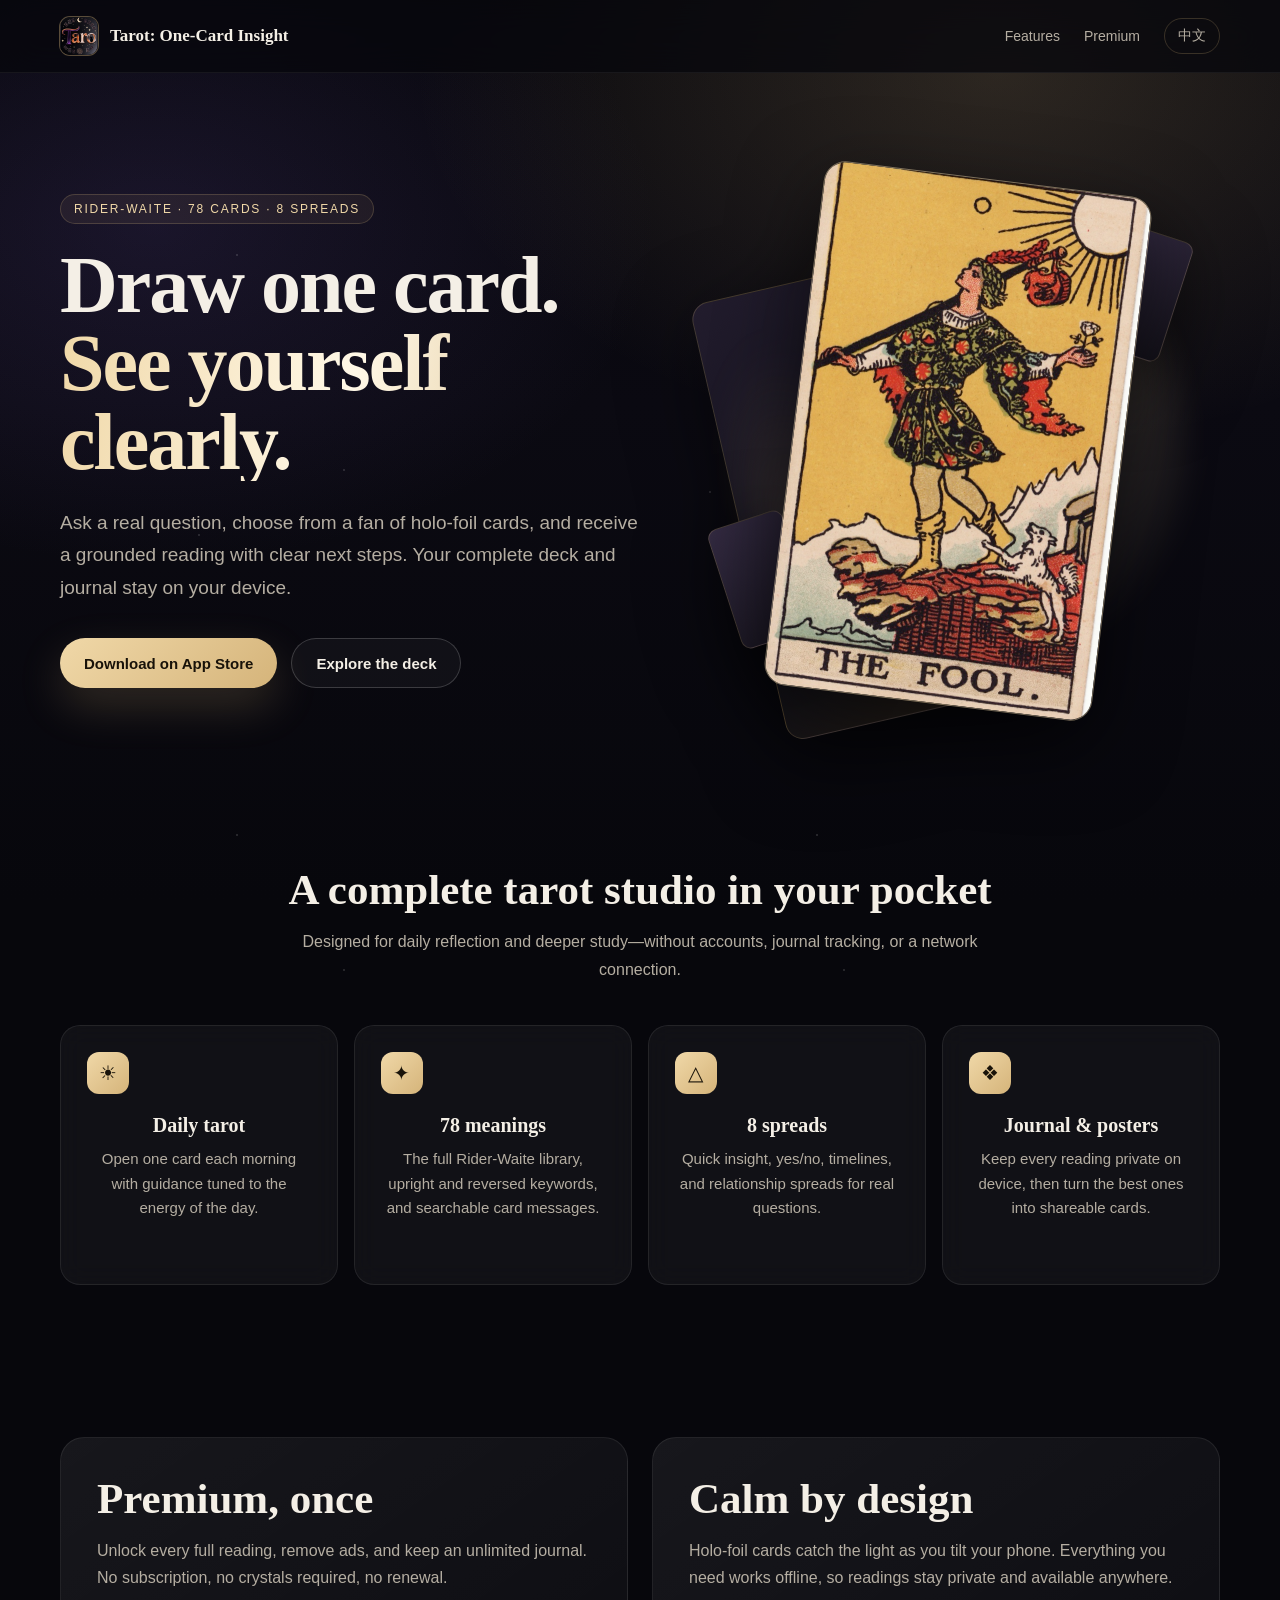
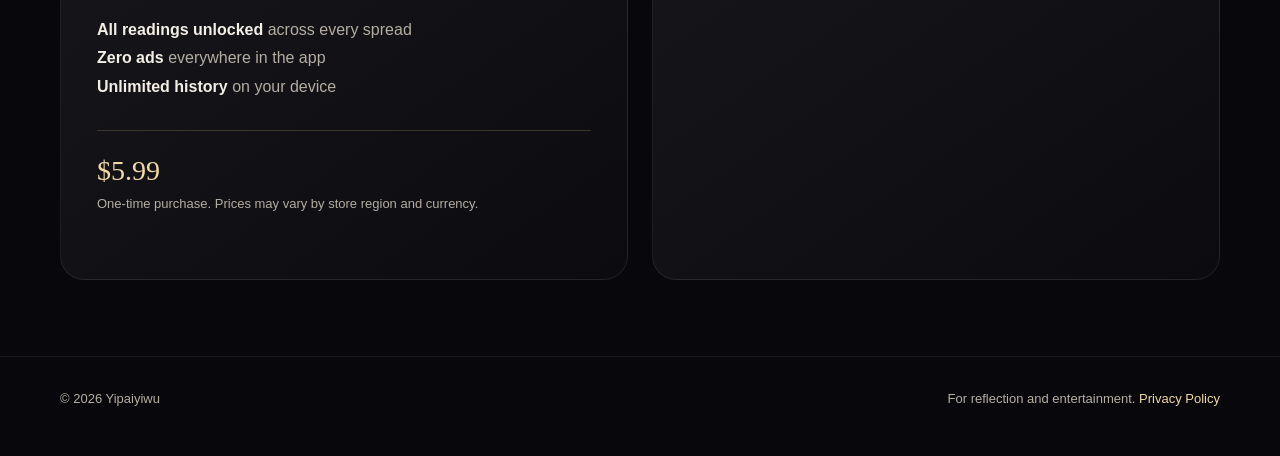
<file: index.html>
<!doctype html>
<html lang="en"><head><meta charset="utf-8"><meta name="viewport" content="width=device-width,initial-scale=1"><title>Tarot: One-Card Insight — Daily draw & card meanings</title><meta name="description" content="A calm, offline Rider-Waite tarot companion: one daily card, 78 full meanings, 8 spreads, a reading journal, and shareable posters."><meta name="theme-color" content="#07070c"><link rel="canonical" href="https://tarot.zpad.app/"><link rel="icon" type="image/png" href="/assets/app-icon.png"><meta property="og:type" content="website"><meta property="og:title" content="Tarot: One-Card Insight"><meta property="og:description" content="Draw one card. See yourself clearly."><meta property="og:image" content="https://tarot.zpad.app/assets/app-icon.png"><meta name="twitter:card" content="summary"><link rel="stylesheet" href="/styles.css"></head>
<body><header class="header"><div class="container header-inner"><a class="brand" href="/"><img src="/assets/app-icon.png" alt=""><strong>Tarot: One-Card Insight</strong></a><nav class="nav"><a class="desktop" href="#features">Features</a><a class="desktop" href="#premium">Premium</a><a class="language" href="/zh/" hreflang="zh-Hans" lang="zh-Hans">中文</a></nav></div></header>
<main><section class="hero"><div class="container hero-grid"><div><p class="eyebrow">Rider-Waite · 78 cards · 8 spreads</p><h1>Draw one card. <em>See yourself clearly.</em></h1><p class="lede">Ask a real question, choose from a fan of holo-foil cards, and receive a grounded reading with clear next steps. Your complete deck and journal stay on your device.</p><div class="actions"><a class="button primary" href="https://apps.apple.com/app/id6818516609">Download on App Store</a><a class="button ghost" href="#features">Explore the deck</a></div></div><div class="card-stage" aria-hidden="true"><div class="halo"></div><div class="tarot-back"></div><div class="mini-card a"></div><div class="mini-card b"></div><div class="tarot"><img src="/assets/the-fool.jpg" alt=""></div></div></div></section>
<section class="section" id="features"><div class="container center"><h2 class="section-title">A complete tarot studio in your pocket</h2><p class="section-intro">Designed for daily reflection and deeper study—without accounts, journal tracking, or a network connection.</p><div class="feature-grid"><article class="feature"><span>☀</span><h3>Daily tarot</h3><p>Open one card each morning with guidance tuned to the energy of the day.</p></article><article class="feature"><span>✦</span><h3>78 meanings</h3><p>The full Rider-Waite library, upright and reversed keywords, and searchable card messages.</p></article><article class="feature"><span>△</span><h3>8 spreads</h3><p>Quick insight, yes/no, timelines, and relationship spreads for real questions.</p></article><article class="feature"><span>❖</span><h3>Journal & posters</h3><p>Keep every reading private on device, then turn the best ones into shareable cards.</p></article></div></div></section>
<section class="section" id="premium"><div class="container split"><div class="info-panel"><h2 class="section-title">Premium, once</h2><p style="margin:0;color:var(--muted);line-height:1.7">Unlock every full reading, remove ads, and keep an unlimited journal. No subscription, no crystals required, no renewal.</p><ul class="info-list"><li><strong>All readings unlocked</strong> across every spread</li><li><strong>Zero ads</strong> everywhere in the app</li><li><strong>Unlimited history</strong> on your device</li></ul><p class="price">$5.99<small>One-time purchase. Prices may vary by store region and currency.</small></p></div><div class="info-panel"><h2 class="section-title">Calm by design</h2><p style="margin:0;color:var(--muted);line-height:1.7">Holo-foil cards catch the light as you tilt your phone. Everything you need works offline, so readings stay private and available anywhere.</p></div></div></section></main>
<footer class="footer"><div class="container footer-inner"><span>© 2026 Yipaiyiwu</span><span>For reflection and entertainment. <a href="/privacy/">Privacy Policy</a></span></div></footer></body></html>
</file>
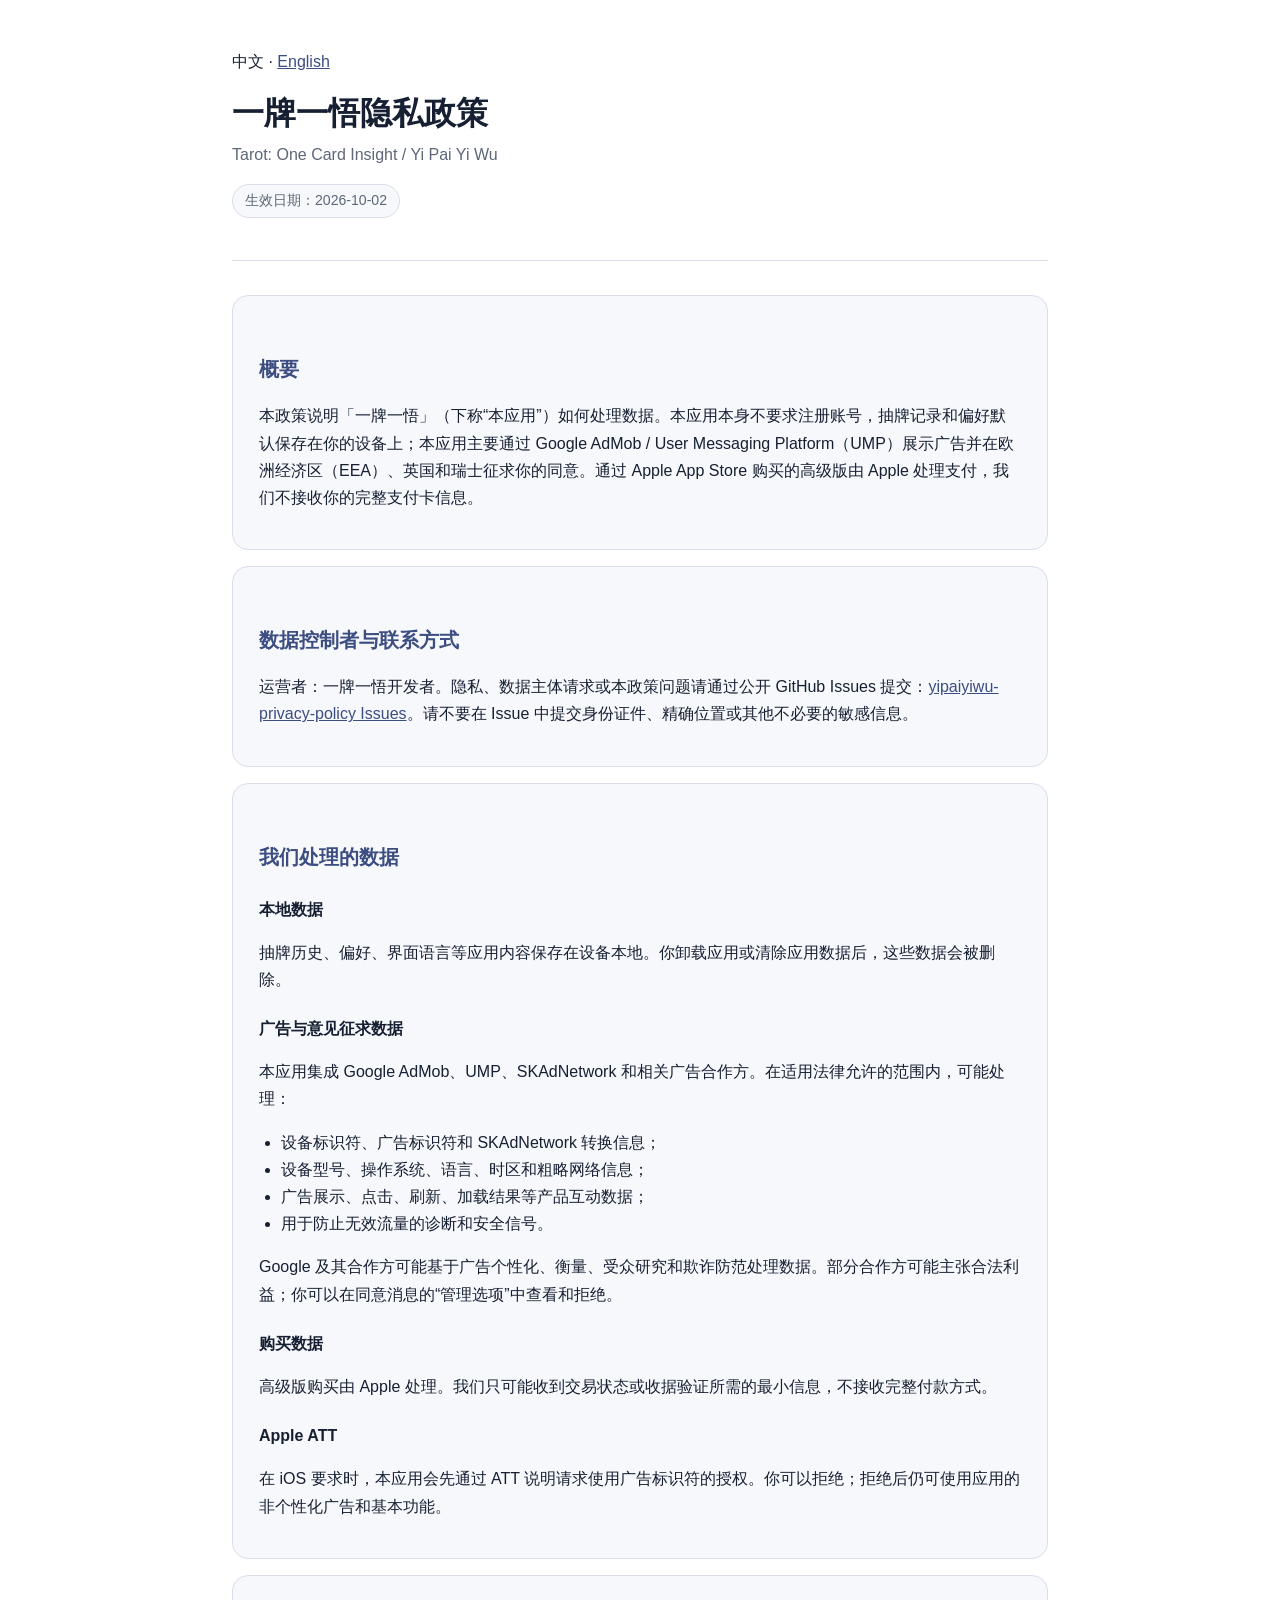
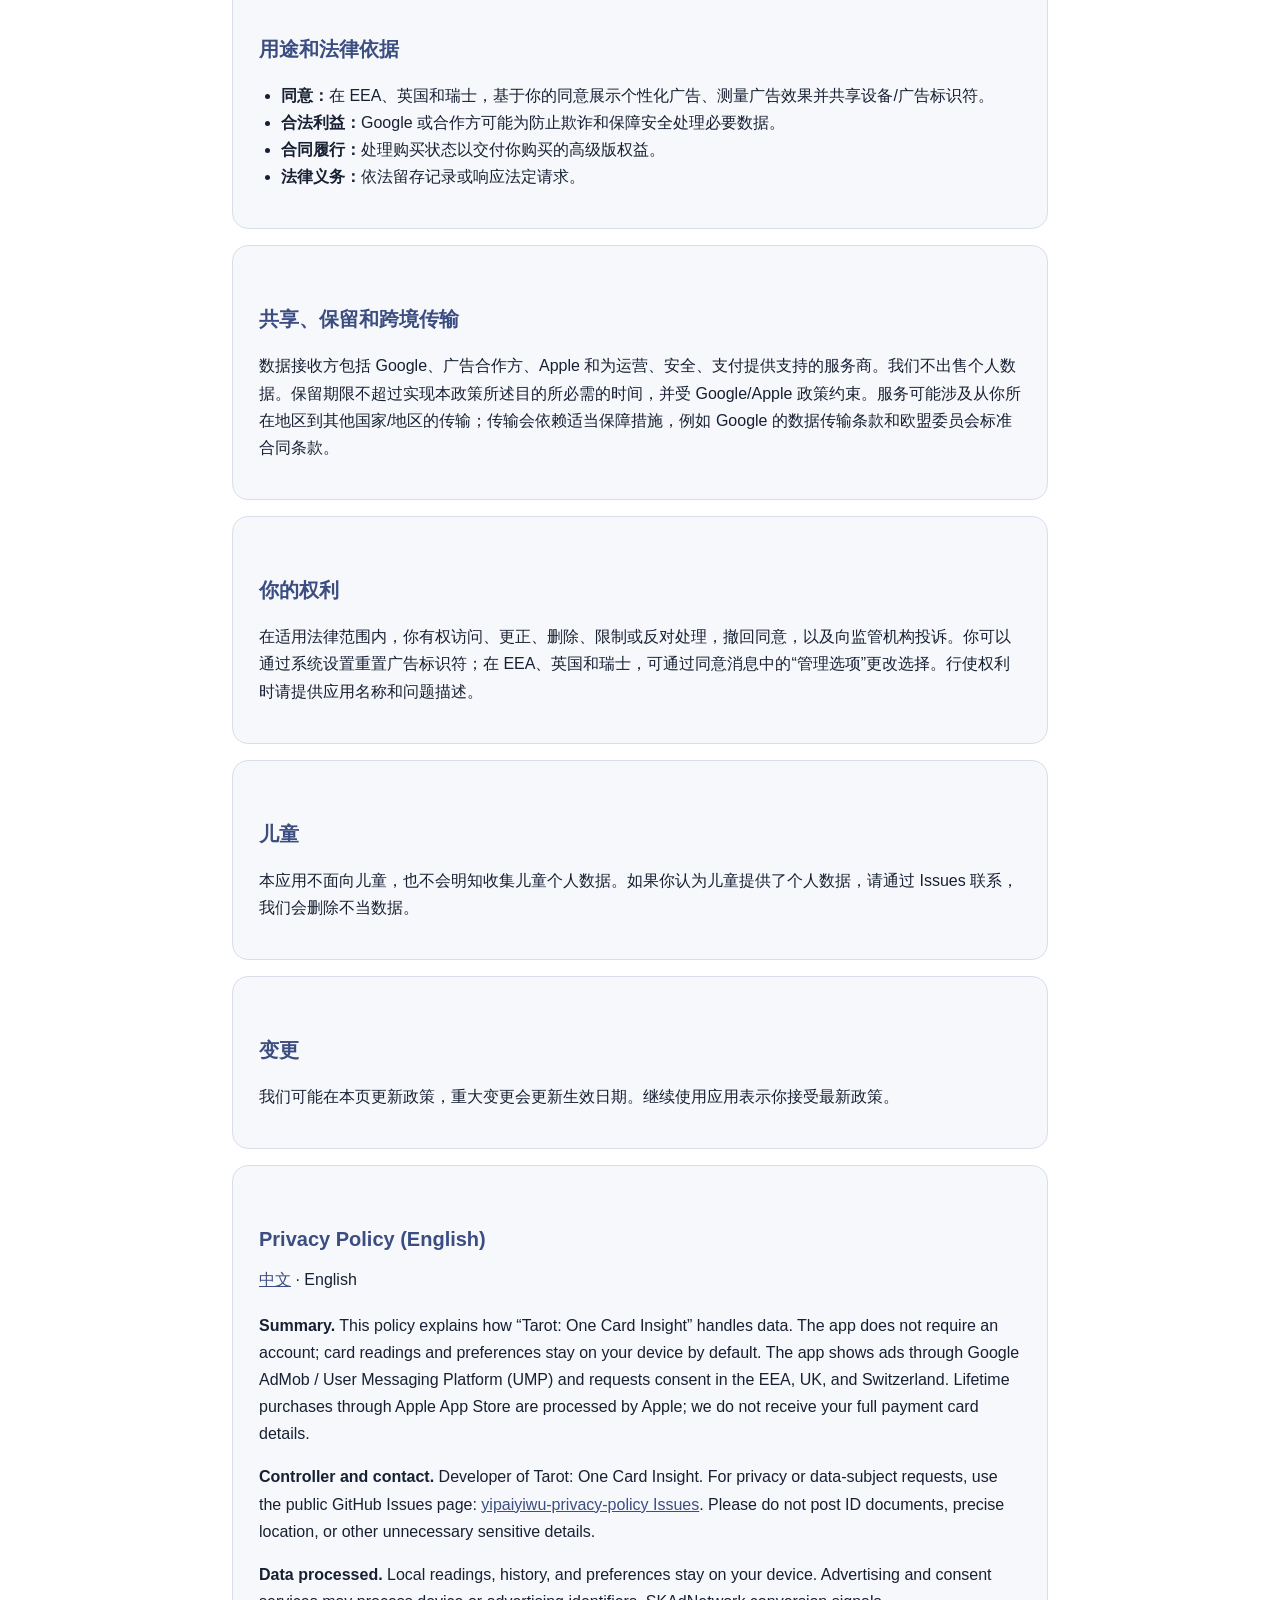
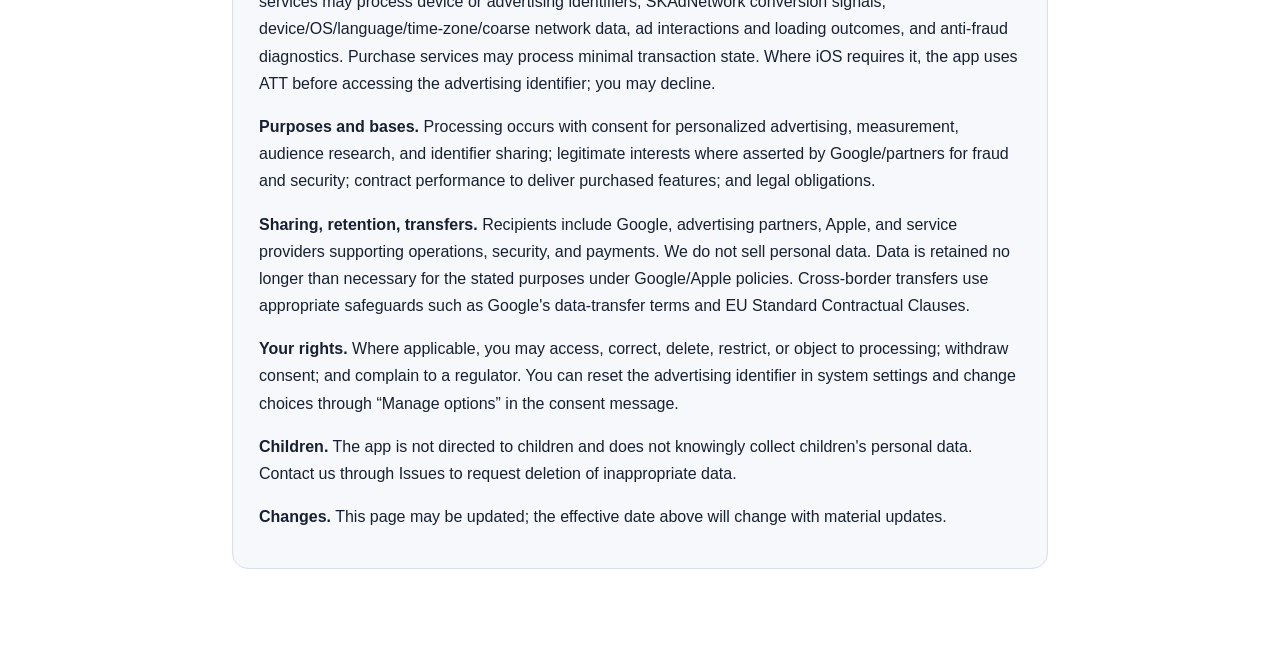
<file: privacy/index.html>
<!doctype html>
<html lang="zh-CN">
<head>
<meta charset="utf-8">
<meta name="viewport" content="width=device-width, initial-scale=1">
<title>一牌一悟 / Tarot: One Card Insight — Privacy Policy</title>
<meta name="robots" content="index,follow">
<link rel="canonical" href="https://tarot.zpad.app/privacy/">
<style>
:root{color-scheme:light dark;--ink:#172033;--muted:#5d6778;--line:#d9deea;--bg:#fff;--card:#f7f8fb;--accent:#3b4d81}
@media (prefers-color-scheme:dark){:root{--ink:#eef1f7;--muted:#b7bfd0;--line:#343b4c;--bg:#111318;--card:#181b22;--accent:#c8d5ff}}
*{box-sizing:border-box}body{margin:0;background:var(--bg);color:var(--ink);font:16px/1.7 -apple-system,BlinkMacSystemFont,"Segoe UI",Roboto,"Helvetica Neue",Arial,"PingFang SC","Hiragino Sans GB","Microsoft YaHei",sans-serif}
main{max-width:860px;margin:0 auto;padding:48px 22px 80px}header{border-bottom:1px solid var(--line);padding-bottom:28px;margin-bottom:34px}h1{font-size:2rem;line-height:1.25;margin:0 0 8px}h2{font-size:1.25rem;margin:34px 0 10px;color:var(--accent)}h3{font-size:1rem;margin:22px 0 6px}p,li{color:var(--ink)}.subtitle{color:var(--muted);margin:0}.updated{display:inline-block;background:var(--card);border:1px solid var(--line);border-radius:999px;padding:4px 12px;margin-top:16px;font-size:.88rem;color:var(--muted)}
section{background:var(--card);border:1px solid var(--line);border-radius:16px;padding:22px 26px;margin:16px 0}ul{padding-left:22px}.lang{margin:0 0 18px}.lang a{color:var(--accent)}
a{color:var(--accent)}@media print{body{background:#fff;color:#000}section{border-color:#aaa;background:#fff;page-break-inside:avoid}a{color:#000}}
</style>
</head>
<body>
<main id="top">
<header>
<p class="lang">中文 · <a href="#english">English</a></p>
<h1>一牌一悟隐私政策</h1>
<p class="subtitle">Tarot: One Card Insight / Yi Pai Yi Wu</p>
<p class="updated">生效日期：2026-10-02</p>
</header>
<section>
<h2>概要</h2>
<p>本政策说明「一牌一悟」（下称“本应用”）如何处理数据。本应用本身不要求注册账号，抽牌记录和偏好默认保存在你的设备上；本应用主要通过 Google AdMob / User Messaging Platform（UMP）展示广告并在欧洲经济区（EEA）、英国和瑞士征求你的同意。通过 Apple App Store 购买的高级版由 Apple 处理支付，我们不接收你的完整支付卡信息。</p>
</section>
<section>
<h2>数据控制者与联系方式</h2>
<p>运营者：一牌一悟开发者。隐私、数据主体请求或本政策问题请通过公开 GitHub Issues 提交：<a href="https://github.com/pekaboo/yipaiyiwu-privacy-policy/issues">yipaiyiwu-privacy-policy Issues</a>。请不要在 Issue 中提交身份证件、精确位置或其他不必要的敏感信息。</p>
</section>
<section>
<h2>我们处理的数据</h2>
<h3>本地数据</h3><p>抽牌历史、偏好、界面语言等应用内容保存在设备本地。你卸载应用或清除应用数据后，这些数据会被删除。</p>
<h3>广告与意见征求数据</h3><p>本应用集成 Google AdMob、UMP、SKAdNetwork 和相关广告合作方。在适用法律允许的范围内，可能处理：</p>
<ul><li>设备标识符、广告标识符和 SKAdNetwork 转换信息；</li><li>设备型号、操作系统、语言、时区和粗略网络信息；</li><li>广告展示、点击、刷新、加载结果等产品互动数据；</li><li>用于防止无效流量的诊断和安全信号。</li></ul>
<p>Google 及其合作方可能基于广告个性化、衡量、受众研究和欺诈防范处理数据。部分合作方可能主张合法利益；你可以在同意消息的“管理选项”中查看和拒绝。</p>
<h3>购买数据</h3><p>高级版购买由 Apple 处理。我们只可能收到交易状态或收据验证所需的最小信息，不接收完整付款方式。</p>
<h3>Apple ATT</h3><p>在 iOS 要求时，本应用会先通过 ATT 说明请求使用广告标识符的授权。你可以拒绝；拒绝后仍可使用应用的非个性化广告和基本功能。</p>
</section>
<section>
<h2>用途和法律依据</h2>
<ul><li><b>同意：</b>在 EEA、英国和瑞士，基于你的同意展示个性化广告、测量广告效果并共享设备/广告标识符。</li><li><b>合法利益：</b>Google 或合作方可能为防止欺诈和保障安全处理必要数据。</li><li><b>合同履行：</b>处理购买状态以交付你购买的高级版权益。</li><li><b>法律义务：</b>依法留存记录或响应法定请求。</li></ul>
</section>
<section>
<h2>共享、保留和跨境传输</h2>
<p>数据接收方包括 Google、广告合作方、Apple 和为运营、安全、支付提供支持的服务商。我们不出售个人数据。保留期限不超过实现本政策所述目的所必需的时间，并受 Google/Apple 政策约束。服务可能涉及从你所在地区到其他国家/地区的传输；传输会依赖适当保障措施，例如 Google 的数据传输条款和欧盟委员会标准合同条款。</p>
</section>
<section>
<h2>你的权利</h2>
<p>在适用法律范围内，你有权访问、更正、删除、限制或反对处理，撤回同意，以及向监管机构投诉。你可以通过系统设置重置广告标识符；在 EEA、英国和瑞士，可通过同意消息中的“管理选项”更改选择。行使权利时请提供应用名称和问题描述。</p>
</section>
<section>
<h2>儿童</h2>
<p>本应用不面向儿童，也不会明知收集儿童个人数据。如果你认为儿童提供了个人数据，请通过 Issues 联系，我们会删除不当数据。</p>
</section>
<section>
<h2>变更</h2>
<p>我们可能在本页更新政策，重大变更会更新生效日期。继续使用应用表示你接受最新政策。</p>
</section>
<section id="english">
<h2>Privacy Policy (English)</h2>
<p class="lang"><a href="#top">中文</a> · English</p>
<p><b>Summary.</b> This policy explains how “Tarot: One Card Insight” handles data. The app does not require an account; card readings and preferences stay on your device by default. The app shows ads through Google AdMob / User Messaging Platform (UMP) and requests consent in the EEA, UK, and Switzerland. Lifetime purchases through Apple App Store are processed by Apple; we do not receive your full payment card details.</p>
<p><b>Controller and contact.</b> Developer of Tarot: One Card Insight. For privacy or data-subject requests, use the public GitHub Issues page: <a href="https://github.com/pekaboo/yipaiyiwu-privacy-policy/issues">yipaiyiwu-privacy-policy Issues</a>. Please do not post ID documents, precise location, or other unnecessary sensitive details.</p>
<p><b>Data processed.</b> Local readings, history, and preferences stay on your device. Advertising and consent services may process device or advertising identifiers, SKAdNetwork conversion signals, device/OS/language/time-zone/coarse network data, ad interactions and loading outcomes, and anti-fraud diagnostics. Purchase services may process minimal transaction state. Where iOS requires it, the app uses ATT before accessing the advertising identifier; you may decline.</p>
<p><b>Purposes and bases.</b> Processing occurs with consent for personalized advertising, measurement, audience research, and identifier sharing; legitimate interests where asserted by Google/partners for fraud and security; contract performance to deliver purchased features; and legal obligations.</p>
<p><b>Sharing, retention, transfers.</b> Recipients include Google, advertising partners, Apple, and service providers supporting operations, security, and payments. We do not sell personal data. Data is retained no longer than necessary for the stated purposes under Google/Apple policies. Cross-border transfers use appropriate safeguards such as Google's data-transfer terms and EU Standard Contractual Clauses.</p>
<p><b>Your rights.</b> Where applicable, you may access, correct, delete, restrict, or object to processing; withdraw consent; and complain to a regulator. You can reset the advertising identifier in system settings and change choices through “Manage options” in the consent message.</p>
<p><b>Children.</b> The app is not directed to children and does not knowingly collect children's personal data. Contact us through Issues to request deletion of inappropriate data.</p>
<p><b>Changes.</b> This page may be updated; the effective date above will change with material updates.</p>
</section>
</main>
</body>
</html>
</file>
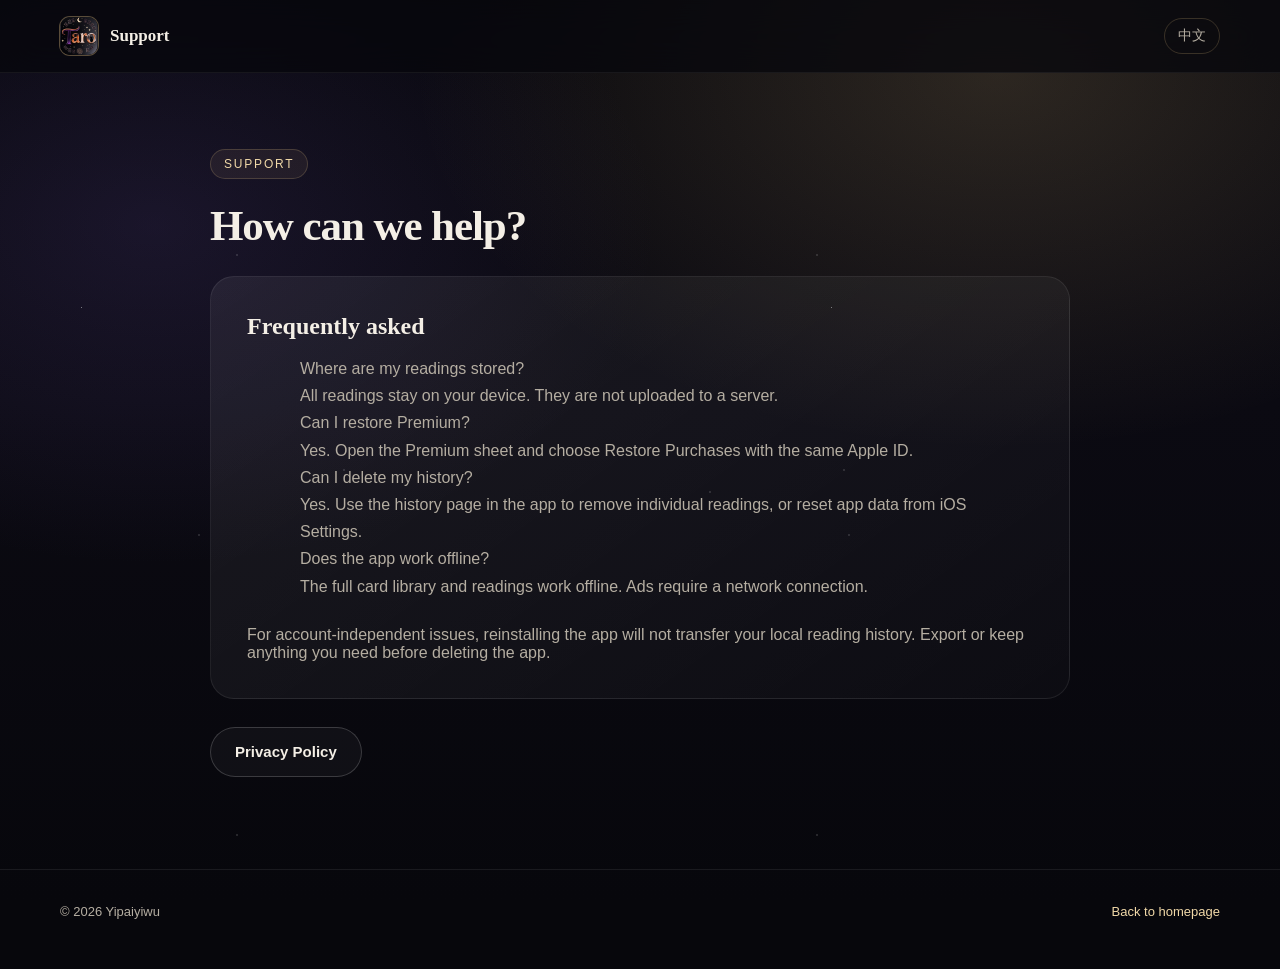
<file: support/index.html>
<!doctype html><html lang="en"><head><meta charset="utf-8"><meta name="viewport" content="width=device-width,initial-scale=1"><title>Support — Tarot: One-Card Insight</title><meta name="description" content="Support and frequently asked questions for Tarot: One-Card Insight."><meta name="robots" content="index,follow"><link rel="canonical" href="https://tarot.zpad.app/support/"><link rel="icon" type="image/png" href="/assets/app-icon.png"><link rel="stylesheet" href="/styles.css"></head><body><header class="header"><div class="container header-inner"><a class="brand" href="/"><img src="/assets/app-icon.png" alt=""><strong>Support</strong></a><nav class="nav"><a class="language" href="/zh/support/" hreflang="zh-Hans" lang="zh-Hans">中文</a></nav></div></header><main class="section"><div class="container" style="max-width:860px"><p class="eyebrow">Support</p><h1 class="section-title">How can we help?</h1><div class="info-panel" style="margin-top:26px"><h2 class="section-title" style="font-size:24px">Frequently asked</h2><p class="section-intro" style="text-align:left">Where are my readings stored?<br>All readings stay on your device. They are not uploaded to a server.</p><p class="section-intro" style="text-align:left">Can I restore Premium?<br>Yes. Open the Premium sheet and choose Restore Purchases with the same Apple ID.</p><p class="section-intro" style="text-align:left">Can I delete my history?<br>Yes. Use the history page in the app to remove individual readings, or reset app data from iOS Settings.</p><p class="section-intro" style="text-align:left">Does the app work offline?<br>The full card library and readings work offline. Ads require a network connection.</p><p style="margin:26px 0 0;color:var(--muted)">For account-independent issues, reinstalling the app will not transfer your local reading history. Export or keep anything you need before deleting the app.</p></div><p style="margin-top:28px"><a class="button ghost" href="/privacy/">Privacy Policy</a></p></div></main><footer class="footer"><div class="container footer-inner"><span>© 2026 Yipaiyiwu</span><a href="/">Back to homepage</a></div></footer></body></html>
</file>
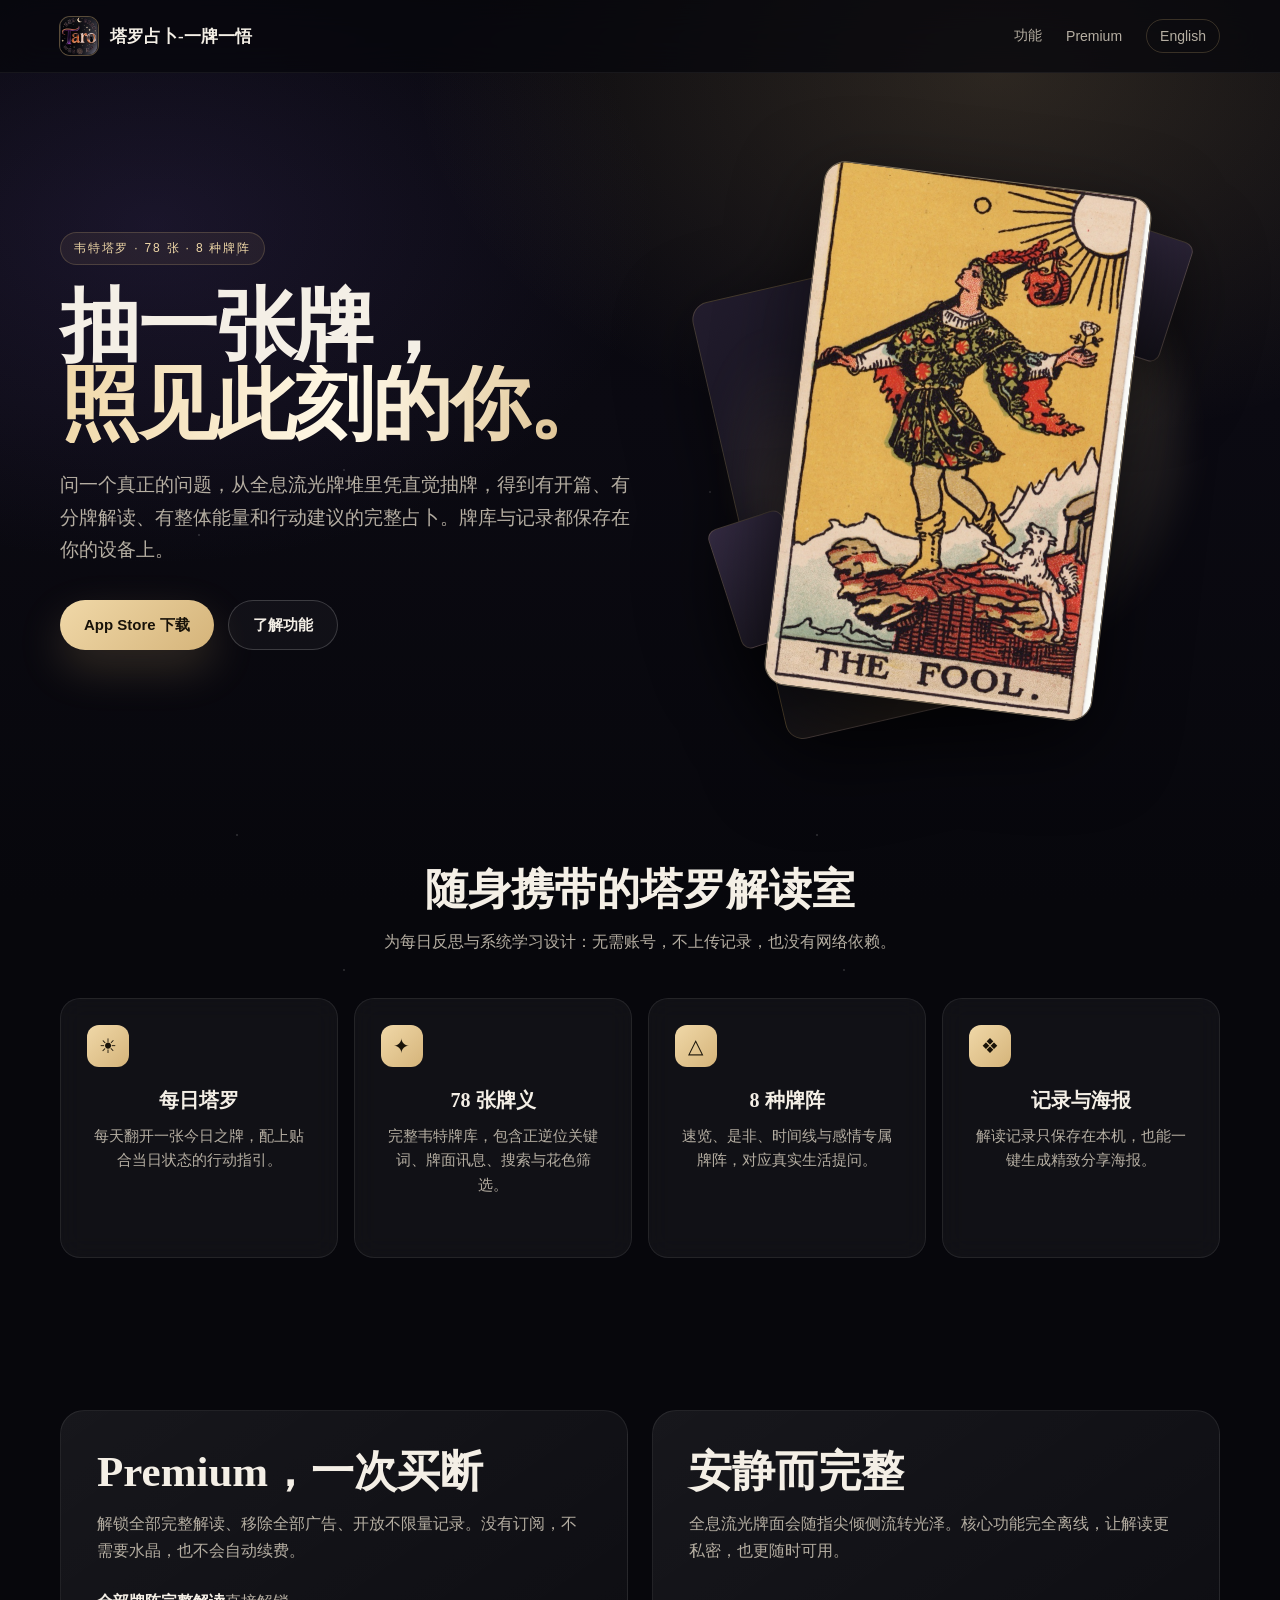
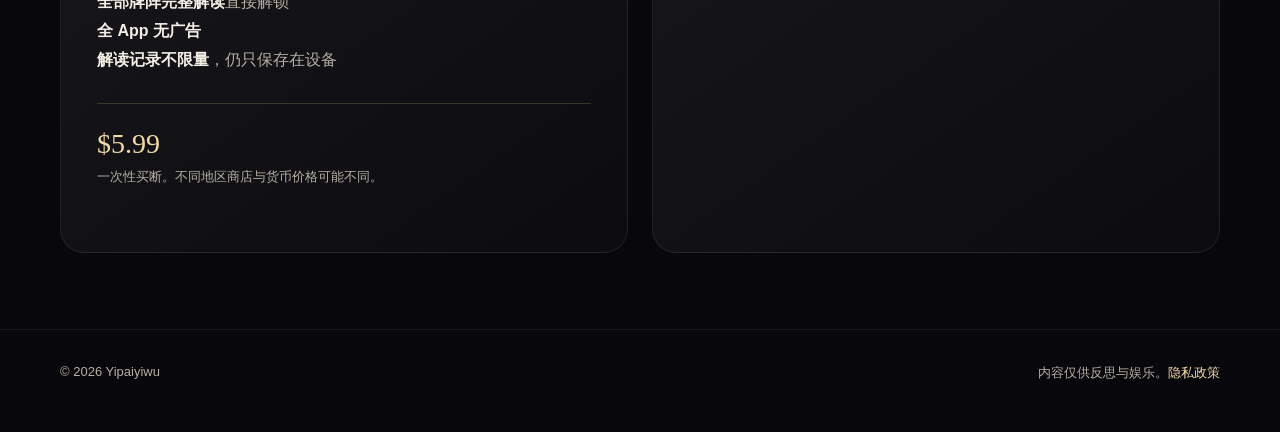
<file: zh/index.html>
<!doctype html>
<html lang="zh-Hans"><head><meta charset="utf-8"><meta name="viewport" content="width=device-width,initial-scale=1"><title>塔罗占卜-一牌一悟 — 每日一牌，照见此刻</title><meta name="description" content="完整 78 张韦特塔罗牌、8 种牌阵、每日指引、解读记录与分享海报。完全离线，数据只留在你的设备。"><meta name="theme-color" content="#07070c"><link rel="canonical" href="https://tarot.zpad.app/zh/"><link rel="icon" type="image/png" href="/assets/app-icon.png"><meta property="og:type" content="website"><meta property="og:title" content="塔罗占卜-一牌一悟"><meta property="og:description" content="抽一张牌，照见此刻的你。"><meta property="og:image" content="https://tarot.zpad.app/assets/app-icon.png"><meta name="twitter:card" content="summary"><link rel="stylesheet" href="/styles.css"></head>
<body><header class="header"><div class="container header-inner"><a class="brand" href="/zh/"><img src="/assets/app-icon.png" alt=""><strong>塔罗占卜-一牌一悟</strong></a><nav class="nav"><a class="desktop" href="#features">功能</a><a class="desktop" href="#premium">Premium</a><a class="language" href="/" hreflang="en" lang="en">English</a></nav></div></header>
<main><section class="hero"><div class="container hero-grid"><div><p class="eyebrow">韦特塔罗 · 78 张 · 8 种牌阵</p><h1>抽一张牌，<em>照见此刻的你。</em></h1><p class="lede">问一个真正的问题，从全息流光牌堆里凭直觉抽牌，得到有开篇、有分牌解读、有整体能量和行动建议的完整占卜。牌库与记录都保存在你的设备上。</p><div class="actions"><a class="button primary" href="https://apps.apple.com/app/id6818516609">App Store 下载</a><a class="button ghost" href="#features">了解功能</a></div></div><div class="card-stage" aria-hidden="true"><div class="halo"></div><div class="tarot-back"></div><div class="mini-card a"></div><div class="mini-card b"></div><div class="tarot"><img src="/assets/the-fool.jpg" alt=""></div></div></div></section>
<section class="section" id="features"><div class="container center"><h2 class="section-title">随身携带的塔罗解读室</h2><p class="section-intro">为每日反思与系统学习设计：无需账号，不上传记录，也没有网络依赖。</p><div class="feature-grid"><article class="feature"><span>☀</span><h3>每日塔罗</h3><p>每天翻开一张今日之牌，配上贴合当日状态的行动指引。</p></article><article class="feature"><span>✦</span><h3>78 张牌义</h3><p>完整韦特牌库，包含正逆位关键词、牌面讯息、搜索与花色筛选。</p></article><article class="feature"><span>△</span><h3>8 种牌阵</h3><p>速览、是非、时间线与感情专属牌阵，对应真实生活提问。</p></article><article class="feature"><span>❖</span><h3>记录与海报</h3><p>解读记录只保存在本机，也能一键生成精致分享海报。</p></article></div></div></section>
<section class="section" id="premium"><div class="container split"><div class="info-panel"><h2 class="section-title">Premium，一次买断</h2><p style="margin:0;color:var(--muted);line-height:1.7">解锁全部完整解读、移除全部广告、开放不限量记录。没有订阅，不需要水晶，也不会自动续费。</p><ul class="info-list"><li><strong>全部牌阵完整解读</strong>直接解锁</li><li><strong>全 App 无广告</strong></li><li><strong>解读记录不限量</strong>，仍只保存在设备</li></ul><p class="price">$5.99<small>一次性买断。不同地区商店与货币价格可能不同。</small></p></div><div class="info-panel"><h2 class="section-title">安静而完整</h2><p style="margin:0;color:var(--muted);line-height:1.7">全息流光牌面会随指尖倾侧流转光泽。核心功能完全离线，让解读更私密，也更随时可用。</p></div></div></section></main>
<footer class="footer"><div class="container footer-inner"><span>© 2026 Yipaiyiwu</span><span>内容仅供反思与娱乐。<a href="/privacy/">隐私政策</a></span></div></footer></body></html>
</file>
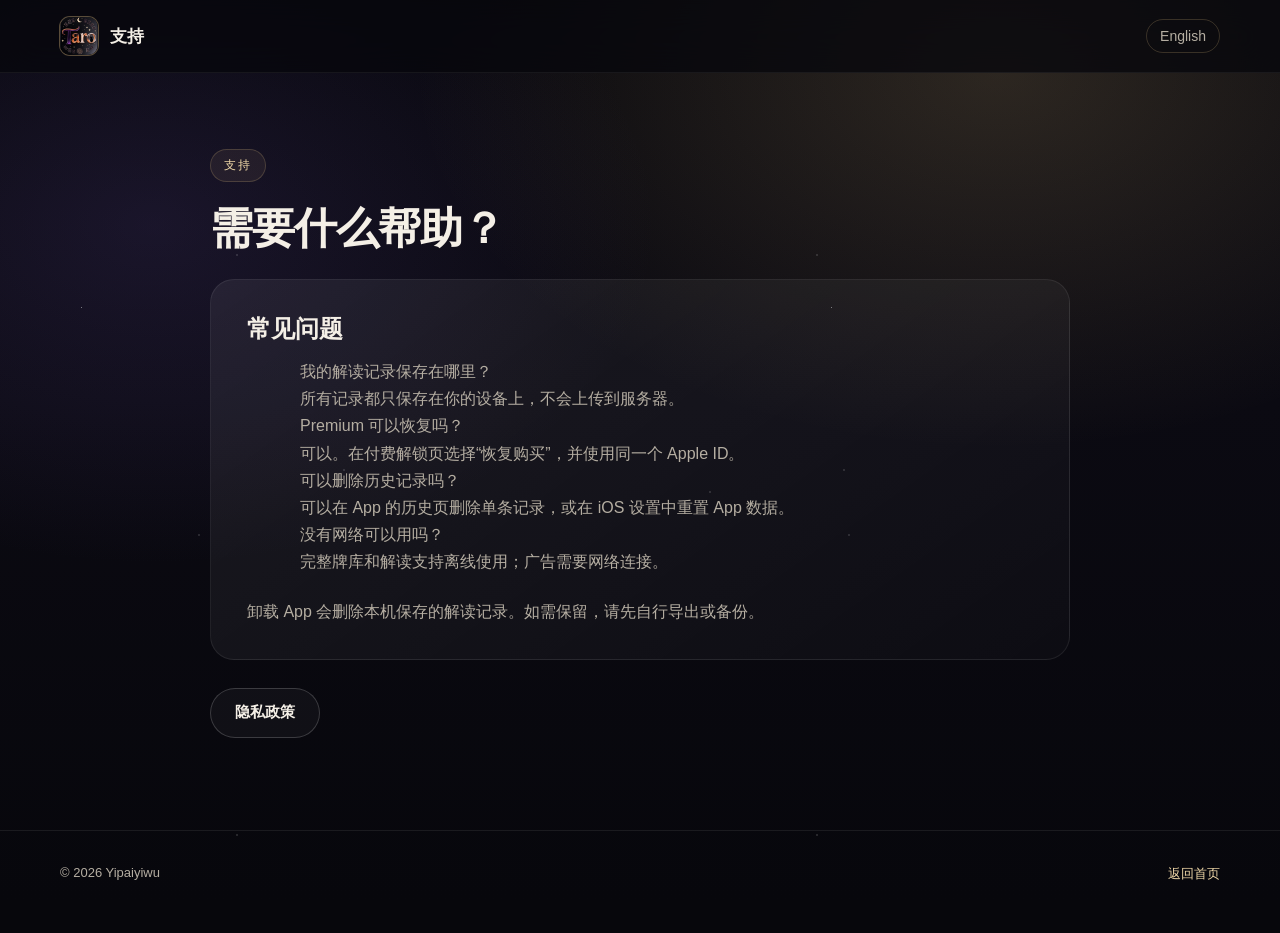
<file: zh/support/index.html>
<!doctype html><html lang="zh-Hans"><head><meta charset="utf-8"><meta name="viewport" content="width=device-width,initial-scale=1"><title>支持 — 塔罗占卜-一牌一悟</title><meta name="description" content="塔罗占卜-一牌一悟的支持与常见问题。"><meta name="robots" content="index,follow"><link rel="canonical" href="https://tarot.zpad.app/zh/support/"><link rel="icon" type="image/png" href="/assets/app-icon.png"><link rel="stylesheet" href="/styles.css"></head><body><header class="header"><div class="container header-inner"><a class="brand" href="/zh/"><img src="/assets/app-icon.png" alt=""><strong>支持</strong></a><nav class="nav"><a class="language" href="/support/" hreflang="en" lang="en">English</a></nav></div></header><main class="section"><div class="container" style="max-width:860px"><p class="eyebrow">支持</p><h1 class="section-title">需要什么帮助？</h1><div class="info-panel" style="margin-top:26px"><h2 class="section-title" style="font-size:24px">常见问题</h2><p class="section-intro" style="text-align:left">我的解读记录保存在哪里？<br>所有记录都只保存在你的设备上，不会上传到服务器。</p><p class="section-intro" style="text-align:left">Premium 可以恢复吗？<br>可以。在付费解锁页选择“恢复购买”，并使用同一个 Apple ID。</p><p class="section-intro" style="text-align:left">可以删除历史记录吗？<br>可以在 App 的历史页删除单条记录，或在 iOS 设置中重置 App 数据。</p><p class="section-intro" style="text-align:left">没有网络可以用吗？<br>完整牌库和解读支持离线使用；广告需要网络连接。</p><p style="margin:26px 0 0;color:var(--muted)">卸载 App 会删除本机保存的解读记录。如需保留，请先自行导出或备份。</p></div><p style="margin-top:28px"><a class="button ghost" href="/privacy/">隐私政策</a></p></div></main><footer class="footer"><div class="container footer-inner"><span>© 2026 Yipaiyiwu</span><a href="/zh/">返回首页</a></div></footer></body></html>
</file>
<file: styles.css>
:root{color-scheme:dark;--bg:#07070c;--ink:#f4efe6;--muted:#b5aea2;--gold:#d5b47a;--gold-2:#f0d8a8;--line:rgba(213,180,122,.22);--card:rgba(255,255,255,.045);--shadow:0 25px 80px rgba(0,0,0,.55);--display:"Iowan Old Style","Palatino Linotype",Palatino,serif;--body:"Avenir Next",Avenir,"Helvetica Neue",sans-serif}
*{box-sizing:border-box}html{scroll-behavior:smooth}body{margin:0;background:var(--bg);color:var(--ink);font-family:var(--body);overflow-x:hidden}
body::before{content:"";position:fixed;inset:0;z-index:-2;background:radial-gradient(900px 580px at 78% 8%,rgba(213,180,122,.18),transparent 65%),radial-gradient(740px 500px at 12% 25%,rgba(103,78,167,.18),transparent 68%),linear-gradient(180deg,#07070c,#0b0a12 45%,#07070c)}
body::after{content:"";position:fixed;inset:-20%;z-index:-1;pointer-events:none;opacity:.43;background-image:radial-gradient(1px 1px at 20% 30%,#fff,transparent),radial-gradient(1px 1px at 70% 10%,#fff,transparent),radial-gradient(1px 1px at 45% 65%,#fff,transparent),radial-gradient(1px 1px at 85% 75%,#fff,transparent),radial-gradient(1px 1px at 15% 80%,#fff,transparent);background-size:500px 500px,650px 650px,750px 750px,580px 580px,840px 840px;animation:twinkle 8s ease-in-out infinite alternate}
@keyframes twinkle{to{opacity:.18}}a{color:inherit}img{max-width:100%;display:block}.container{width:min(1160px,calc(100% - 40px));margin:0 auto}
.header{position:sticky;top:0;z-index:10;border-bottom:1px solid rgba(255,255,255,.06);background:rgba(7,7,12,.76);backdrop-filter:blur(18px)}.header-inner{min-height:72px;display:flex;align-items:center;justify-content:space-between;gap:20px}
.brand{display:flex;align-items:center;gap:12px;text-decoration:none}.brand img{width:38px;height:38px;border-radius:10px;box-shadow:0 0 0 1px rgba(213,180,122,.4)}.brand strong{font-family:var(--display);font-size:17px}
.nav{display:flex;align-items:center;gap:24px;font-size:14px}.nav a{text-decoration:none;color:var(--muted);transition:color .2s}.nav a:hover{color:var(--gold-2)}.language{border:1px solid var(--line);border-radius:999px;padding:8px 13px;color:var(--gold-2)}
.hero{position:relative;padding:104px 0 84px}.hero-grid{display:grid;grid-template-columns:1.05fr .95fr;gap:58px;align-items:center}
.eyebrow{display:inline-flex;align-items:center;gap:9px;margin:0 0 22px;padding:7px 13px;border:1px solid var(--line);border-radius:999px;color:var(--gold-2);background:rgba(213,180,122,.08);font-size:12px;text-transform:uppercase;letter-spacing:.15em}
h1{margin:0;font-family:var(--display);font-size:clamp(45px,7vw,80px);line-height:.98;letter-spacing:-.025em}h1 em{display:block;font-style:normal;color:transparent;background:linear-gradient(100deg,var(--gold-2),#fff8e7,var(--gold));-webkit-background-clip:text;background-clip:text}
.lede{margin:26px 0 0;max-width:580px;color:var(--muted);font-size:19px;line-height:1.7}.actions{display:flex;flex-wrap:wrap;gap:14px;margin-top:34px}
.button{display:inline-flex;align-items:center;gap:10px;min-height:50px;padding:0 24px;border:0;border-radius:999px;text-decoration:none;font-size:15px;font-weight:650;transition:transform .2s,box-shadow .2s}.primary{color:#181209;background:linear-gradient(135deg,var(--gold-2),var(--gold));box-shadow:0 18px 45px rgba(213,180,122,.2)}.primary:hover{transform:translateY(-2px)}.ghost{color:var(--ink);border:1px solid rgba(255,255,255,.18);background:rgba(255,255,255,.035)}.ghost:hover{border-color:var(--line)}
.card-stage{position:relative;min-height:500px;display:grid;place-items:center;isolation:isolate}.halo{position:absolute;width:440px;height:440px;border-radius:50%;background:conic-gradient(from 180deg,rgba(213,180,122,.32),transparent,rgba(240,216,168,.16),transparent);filter:blur(20px);animation:spin 18s linear infinite}
.tarot{position:relative;width:min(330px,72vw);aspect-ratio:5/8;border-radius:22px;overflow:hidden;border:1px solid rgba(240,216,168,.45);box-shadow:var(--shadow);transform:rotate(7deg)}.tarot img{width:100%;height:100%;object-fit:cover}.tarot::after{content:"";position:absolute;inset:0;background:linear-gradient(115deg,transparent 18%,rgba(255,255,255,.31) 38%,transparent 58%);mix-blend-mode:screen;transform:translateX(-120%);animation:shine 5.5s ease-in-out infinite}
.tarot-back{position:absolute;width:min(280px,58vw);aspect-ratio:5/8;border-radius:18px;background:linear-gradient(145deg,#221c2d,#101019 55%,#2a2115);border:1px solid rgba(213,180,122,.22);box-shadow:var(--shadow);transform:rotate(-13deg) translate(-92px,32px);z-index:-1}.tarot-back::before{content:"✦";position:absolute;inset:0;display:grid;place-items:center;font-size:58px;color:rgba(240,216,168,.5)}
.mini-card{position:absolute;width:78px;aspect-ratio:5/8;border-radius:10px;background:linear-gradient(145deg,#332a41,#131119);border:1px solid var(--line);box-shadow:var(--shadow)}.mini-card.a{right:8%;top:10%;transform:rotate(18deg)}.mini-card.b{left:5%;bottom:12%;transform:rotate(-18deg)}
@keyframes shine{45%,100%{transform:translateX(120%)}}@keyframes spin{to{transform:rotate(1turn)}}
.section{padding:76px 0}.section-title{margin:0 0 14px;font-family:var(--display);font-size:clamp(28px,4vw,43px);line-height:1.15}.section-intro{margin:0 auto;max-width:680px;color:var(--muted);text-align:center;line-height:1.7}.center{text-align:center}
.feature-grid{display:grid;grid-template-columns:repeat(4,1fr);gap:16px;margin-top:42px}.feature{min-height:260px;padding:26px;border:1px solid rgba(255,255,255,.08);border-radius:20px;background:var(--card);backdrop-filter:blur(12px);transition:transform .25s,border-color .25s}.feature:hover{transform:translateY(-5px);border-color:var(--line)}
.feature span{display:grid;place-items:center;width:42px;height:42px;margin-bottom:20px;border-radius:12px;color:#191309;background:linear-gradient(135deg,var(--gold-2),var(--gold));font-family:var(--display);font-size:20px}.feature h3{margin:0 0 10px;font-family:var(--display);font-size:20px}.feature p{margin:0;color:var(--muted);line-height:1.65;font-size:15px}
.split{display:grid;grid-template-columns:1fr 1fr;gap:24px}.info-panel{padding:36px;border-radius:24px;border:1px solid rgba(255,255,255,.08);background:linear-gradient(145deg,rgba(255,255,255,.065),rgba(255,255,255,.018))}.info-list{margin:24px 0 0;padding:0;list-style:none;color:var(--muted);line-height:1.8}.info-list strong{color:var(--ink)}
.price{margin-top:28px;padding-top:24px;border-top:1px solid var(--line);color:var(--gold-2);font-family:var(--display);font-size:28px}.price small{display:block;margin-top:7px;color:var(--muted);font-family:var(--body);font-size:13px;line-height:1.6}
.footer{padding:34px 0 50px;border-top:1px solid rgba(255,255,255,.08);color:var(--muted);font-size:13px}.footer-inner{display:flex;justify-content:space-between;gap:20px;flex-wrap:wrap}.footer a{color:var(--gold-2);text-decoration:none}
@media(max-width:900px){.hero-grid,.split{grid-template-columns:1fr}.feature-grid{grid-template-columns:repeat(2,1fr)}.hero{padding:62px 0}.card-stage{min-height:430px;order:2}.nav .desktop{display:none}}
@media(max-width:560px){.feature-grid{grid-template-columns:1fr}.nav{gap:12px}.header-inner{min-height:64px}.brand strong{font-size:15px}.card-stage{min-height:400px}.tarot-back{transform:rotate(-13deg) translate(-62px,20px)}}
@media(prefers-reduced-motion:reduce){*,*::before,*::after{animation:none!important;transition:none!important}}
</file>
